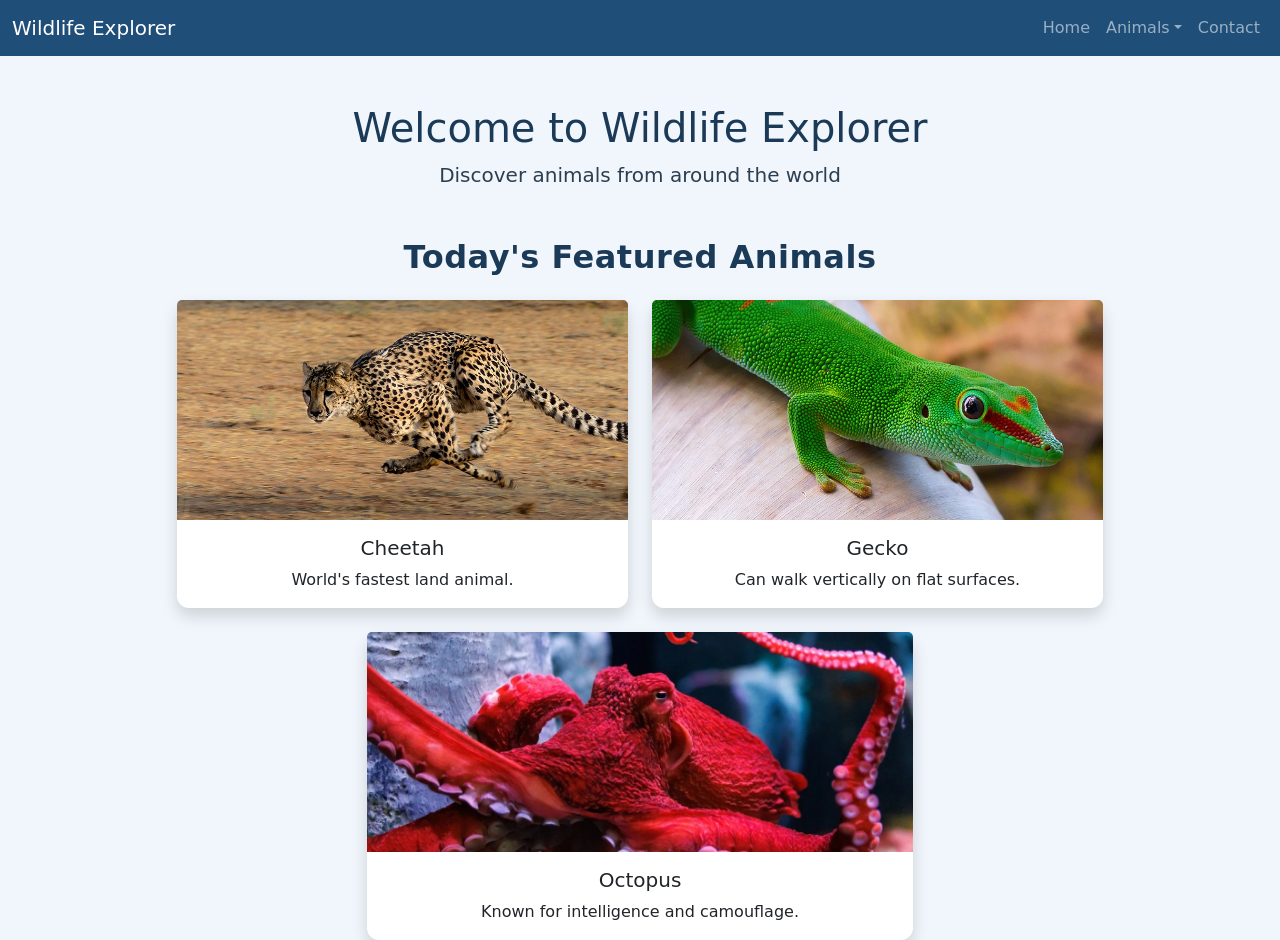
<file: index.html>
<!-- DEVELOPER: Joseph Bradley, IS117-002, Spring 2026 -->

<!DOCTYPE html>
<html lang="en">
<head>
    <meta charset="UTF-8">
    <title>Wildlife Explorer</title>

    <link href="https://cdn.jsdelivr.net/npm/bootstrap@5.3.0/dist/css/bootstrap.min.css" rel="stylesheet">
    <link rel="stylesheet" href="style.css">
</head>

<body>

<!-- NAVBAR WITH DROPDOWN (2-TIER NAVIGATION) -->
<nav class="navbar navbar-expand-lg navbar-dark bg-dark">
  <div class="container-fluid">
    <a class="navbar-brand" href="index.html">Wildlife Explorer</a>

    <button class="navbar-toggler" data-bs-toggle="collapse" data-bs-target="#nav">
      <span class="navbar-toggler-icon"></span>
    </button>

    <div class="collapse navbar-collapse" id="nav">
      <ul class="navbar-nav ms-auto">

        <li class="nav-item"><a class="nav-link" href="index.html">Home</a></li>

        <!-- DROPDOWN -->
        <li class="nav-item dropdown">
          <a class="nav-link dropdown-toggle" href="#" data-bs-toggle="dropdown">Animals</a>
          <ul class="dropdown-menu">
            <li><a class="dropdown-item" href="mammals.html">Mammals</a></li>
            <li><a class="dropdown-item" href="birds.html">Birds</a></li>
            <li><a class="dropdown-item" href="reptiles.html">Reptiles</a></li>
            <li><a class="dropdown-item" href="amphibians.html">Amphibians</a></li>
            <li><a class="dropdown-item" href="fish.html">Fish</a></li> 
          </ul>
        </li>

        <li class="nav-item"><a class="nav-link" href="contact.html">Contact</a></li>

      </ul>
    </div>
  </div>
</nav>

<!-- HERO SECTION (DIFFERENT FROM OTHER PAGES) -->
<div class="container text-center mt-5">
    <h1>Welcome to Wildlife Explorer</h1>
    <p class="lead">Discover animals from around the world</p>
</div>

<!-- FEATURED SECTION -->
<div class="container mt-5">

  <h2 class="text-center mb-4">Today's Featured Animals</h2>

  <!-- TOP ROW (2 CARDS) -->
  <div class="row justify-content-center">

    <div class="col-md-5">
      <div class="card h-100 shadow">
        <img src="cheetah.jpg" class="card-img-top">
        <div class="card-body text-center">
          <h5 class="card-title">Cheetah</h5>
          <p class="card-text">World's fastest land animal.</p>
        </div>
      </div>
    </div>

    <div class="col-md-5">
      <div class="card h-100 shadow">
        <img src="geckoo.jpg" class="card-img-top">
        <div class="card-body text-center">
          <h5 class="card-title">Gecko</h5>
          <p class="card-text">Can walk vertically on flat surfaces.</p>
        </div>
      </div>
    </div>

  </div>

  <!-- BOTTOM ROW (1 CENTERED CARD) -->
  <div class="row justify-content-center mt-4">

    <div class="col-md-6">
      <div class="card h-100 shadow">
        <img src="octopus.webp" class="card-img-top">
        <div class="card-body text-center">
          <h5 class="card-title">Octopus</h5>
          <p class="card-text">Known for intelligence and camouflage.</p>
        </div>
      </div>
    </div>

  </div>

</div> 
<script src="https://cdn.jsdelivr.net/npm/bootstrap@5.3.0/dist/js/bootstrap.bundle.min.js"></script> 
</body>
</html>
</file>
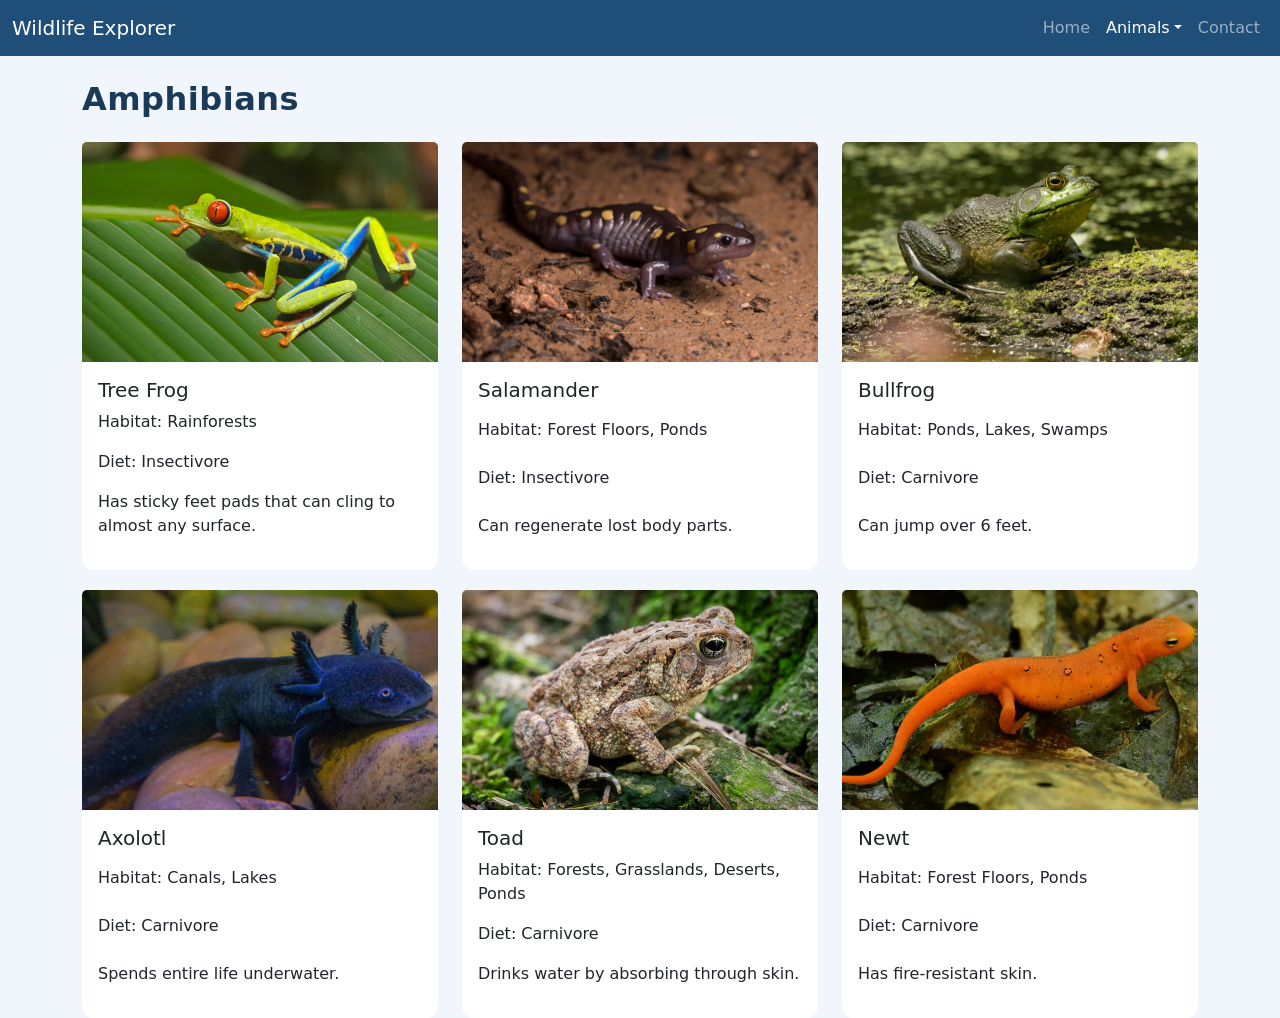
<file: amphibians.html>
<!-- DEVELOPER: Joseph Bradley, IS117-002, Spring 2026 -->

<!DOCTYPE html>
<html lang="en">
<head>
    <meta charset="UTF-8">
    <meta name="viewport" content="width=device-width, initial-scale=1.0">
    <title>Amphibians - Wildlife Explorer</title>

    <!-- Bootstrap -->
    <link href="https://cdn.jsdelivr.net/npm/bootstrap@5.3.0/dist/css/bootstrap.min.css" rel="stylesheet">

    <!-- CSS -->
    <link rel="stylesheet" href="style.css">
</head>

<body>

<!-- NAVBAR -->
<nav class="navbar navbar-expand-lg navbar-dark bg-dark">
  <div class="container-fluid">
    <a class="navbar-brand" href="index.html">Wildlife Explorer</a>

    <button class="navbar-toggler" data-bs-toggle="collapse" data-bs-target="#nav">
      <span class="navbar-toggler-icon"></span>
    </button>

    <div class="collapse navbar-collapse" id="nav">
      <ul class="navbar-nav ms-auto">

        <li class="nav-item">
          <a class="nav-link" href="index.html">Home</a>
        </li>

        <!-- Dropdown -->
        <li class="nav-item dropdown">
          <a class="nav-link dropdown-toggle active" data-bs-toggle="dropdown">Animals</a>
          <ul class="dropdown-menu">
            <li><a class="dropdown-item" href="mammals.html">Mammals</a></li>
            <li><a class="dropdown-item" href="birds.html">Birds</a></li>
            <li><a class="dropdown-item" href="reptiles.html">Reptiles</a></li>
            <li><a class="dropdown-item" href="amphibians.html">Amphibians</a></li>
            <li><a class="dropdown-item" href="fish.html">Fish</a></li>
          </ul>
        </li>

        <li class="nav-item">
          <a class="nav-link" href="contact.html">Contact</a>
        </li>

      </ul>
    </div>
  </div>
</nav>

<!-- PAGE CONTENT -->
<div class="container mt-4">
    <h2 class="mb-4">Amphibians</h2>

    <div class="row">

        <!-- CARD 1 -->
        <div class="col-md-4">
            <div class="card h-100">
                <img src="treefrog.jpg" class="card-img-top">
                <div class="card-body">
                    <h5>Tree Frog</h5>
                    <p>Habitat: Rainforests</p>
                    <p>Diet: Insectivore</p>
                    <p>Has sticky feet pads that can cling to almost any surface.</p>
                </div>
            </div>
        </div>      

        <!-- CARD 2 -->
        <div class="col-md-4">
            <div class="card h-100">
                <img src="salamander.webp" class="card-img-top">
                <div class="card-body">
                    <h5>Salamander</h5>
                    <p>Habitat: Forest Floors, Ponds</p>
                    <p>Diet: Insectivore</p>
                    <p>Can regenerate lost body parts.</p>
                </div>
            </div>
        </div>

  <!-- CARD 3 -->
        <div class="col-md-4">
            <div class="card h-100">
                <img src="bullfrog.jpg" class="card-img-top">
                <div class="card-body">
                    <h5>Bullfrog</h5>
                    <p>Habitat: Ponds, Lakes, Swamps</p>
                    <p>Diet: Carnivore</p>
                    <p>Can jump over 6 feet.</p>
                </div>
            </div>
        </div>
        
        <!-- CARD 4 -->
        <div class="col-md-4">
            <div class="card h-100">
                <img src="axolotl.jpg" class="card-img-top">
                <div class="card-body">
                    <h5>Axolotl</h5>
                    <p>Habitat: Canals, Lakes</p>
                    <p>Diet: Carnivore</p>
                    <p>Spends entire life underwater.</p>
                </div>
            </div>
        </div>

        <!-- CARD 5 -->
        <div class="col-md-4">
            <div class="card h-100">
                <img src="toad.jpg" class="card-img-top">
                <div class="card-body">
                    <h5>Toad</h5>
                    <p>Habitat: Forests, Grasslands, Deserts, Ponds</p>
                    <p>Diet: Carnivore</p>
                    <p>Drinks water by absorbing through skin.</p>
                </div>
            </div>
        </div>

        <!-- CARD 6 -->
        <div class="col-md-4">
            <div class="card h-100">
                <img src="newt.webp" class="card-img-top">
                <div class="card-body">
                    <h5>Newt</h5>
                    <p>Habitat: Forest Floors, Ponds</p>
                    <p>Diet: Carnivore</p>
                    <p>Has fire-resistant skin.</p>
                </div>
            </div>
        </div>

    </div>
</div> 


<!-- Bootstrap JS -->
<script src="https://cdn.jsdelivr.net/npm/bootstrap@5.3.0/dist/js/bootstrap.bundle.min.js"></script>

</body>
</html>
</file>
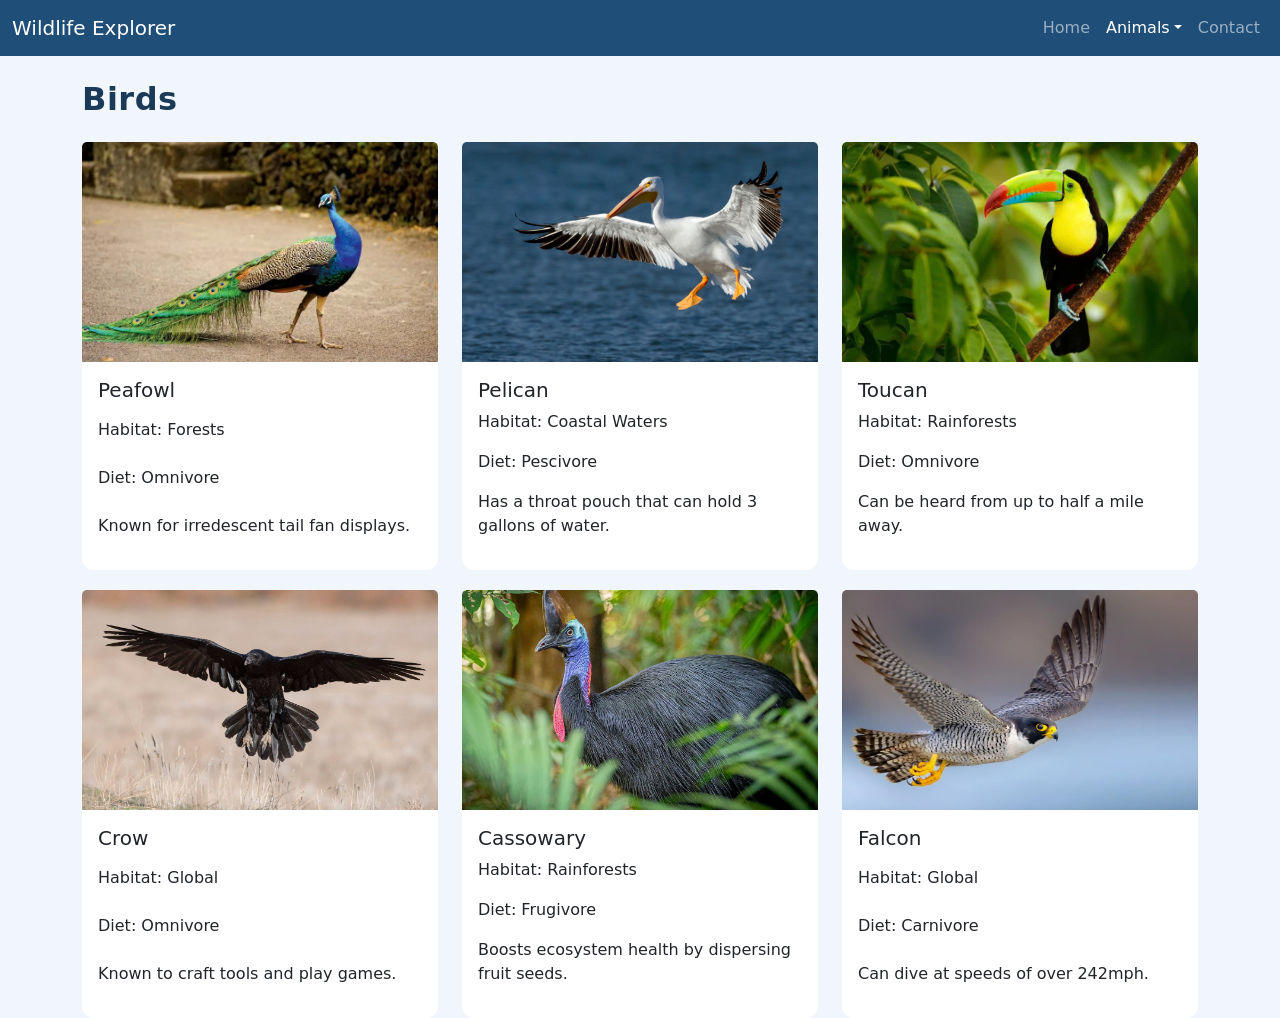
<file: birds.html>
<!-- DEVELOPER: Joseph Bradley, IS117, Spring 2026 -->

<!DOCTYPE html>
<html lang="en">
<head>
    <meta charset="UTF-8">
    <meta name="viewport" content="width=device-width, initial-scale=1.0">
    <title>Birds - Wildlife Explorer</title>

    <!-- Bootstrap -->
    <link href="https://cdn.jsdelivr.net/npm/bootstrap@5.3.0/dist/css/bootstrap.min.css" rel="stylesheet">

    <!-- CSS -->
    <link rel="stylesheet" href="style.css">
</head>

<body>

<!-- NAVBAR -->
<nav class="navbar navbar-expand-lg navbar-dark bg-dark">
  <div class="container-fluid">
    <a class="navbar-brand" href="index.html">Wildlife Explorer</a>

    <button class="navbar-toggler" data-bs-toggle="collapse" data-bs-target="#nav">
      <span class="navbar-toggler-icon"></span>
    </button>

    <div class="collapse navbar-collapse" id="nav">
      <ul class="navbar-nav ms-auto">

        <li class="nav-item">
          <a class="nav-link" href="index.html">Home</a>
        </li>

        <!-- Dropdown -->
        <li class="nav-item dropdown">
          <a class="nav-link dropdown-toggle active" data-bs-toggle="dropdown">Animals</a>
          <ul class="dropdown-menu">
            <li><a class="dropdown-item" href="mammals.html">Mammals</a></li>
            <li><a class="dropdown-item" href="birds.html">Birds</a></li>
            <li><a class="dropdown-item" href="reptiles.html">Reptiles</a></li>
            <li><a class="dropdown-item" href="amphibians.html">Amphibians</a></li>
            <li><a class="dropdown-item" href="fish.html">Fish</a></li>
          </ul>
        </li>

        <li class="nav-item">
          <a class="nav-link" href="contact.html">Contact</a>
        </li>

      </ul>
    </div>
  </div>
</nav>

<!-- PAGE CONTENT -->
<div class="container mt-4">
    <h2 class="mb-4">Birds</h2>

    <div class="row">

        <!-- CARD 1 -->
        <div class="col-md-4">
            <div class="card h-100">
                <img src="peafowl.webp" class="card-img-top">
                <div class="card-body">
                    <h5>Peafowl</h5>
                    <p>Habitat: Forests</p>
                    <p>Diet: Omnivore</p>
                    <p>Known for irredescent tail fan displays.</p>
                </div>
            </div>
        </div>

        <!-- CARD 2 -->
        <div class="col-md-4">
            <div class="card h-100">
                <img src="pelican.jpg" class="card-img-top">
                <div class="card-body">
                    <h5>Pelican</h5>
                    <p>Habitat: Coastal Waters</p>
                    <p>Diet: Pescivore</p>
                    <p>Has a throat pouch that can hold 3 gallons of water.</p>
                </div>
            </div>
        </div>

        <!-- CARD 3 -->
        <div class="col-md-4">
            <div class="card h-100">
                <img src="toucan.jpg" class="card-img-top">
                <div class="card-body">
                    <h5>Toucan</h5>
                    <p>Habitat: Rainforests</p>
                    <p>Diet: Omnivore</p>
                    <p>Can be heard from up to half a mile away.</p>
                </div>
            </div>
        </div>

        <!-- CARD 4 -->
        <div class="col-md-4">
            <div class="card h-100">
                <img src="crow.jpg" class="card-img-top">
                <div class="card-body">
                    <h5>Crow</h5>
                    <p>Habitat: Global</p>
                    <p>Diet: Omnivore</p>
                    <p>Known to craft tools and play games.</p>
                </div>
            </div>
        </div>

        <!-- CARD 5 -->
        <div class="col-md-4">
            <div class="card h-100">
                <img src="sscassowary.jpg" class="card-img-top">
                <div class="card-body">
                    <h5>Cassowary</h5>
                    <p>Habitat: Rainforests</p>
                    <p>Diet: Frugivore</p>
                    <p>Boosts ecosystem health by dispersing fruit seeds.</p>
                </div>
            </div>
        </div>

        <!-- CARD 6 -->
        <div class="col-md-4">
            <div class="card h-100">
                <img src="falcon.jpg" class="card-img-top">
                <div class="card-body">
                    <h5>Falcon</h5>
                    <p>Habitat: Global</p>
                    <p>Diet: Carnivore</p>
                    <p>Can dive at speeds of over 242mph.</p>
                </div>
            </div>
        </div>

    </div>
</div> 


<!-- Bootstrap JS -->
<script src="https://cdn.jsdelivr.net/npm/bootstrap@5.3.0/dist/js/bootstrap.bundle.min.js"></script>

</body>
</html>
</file>
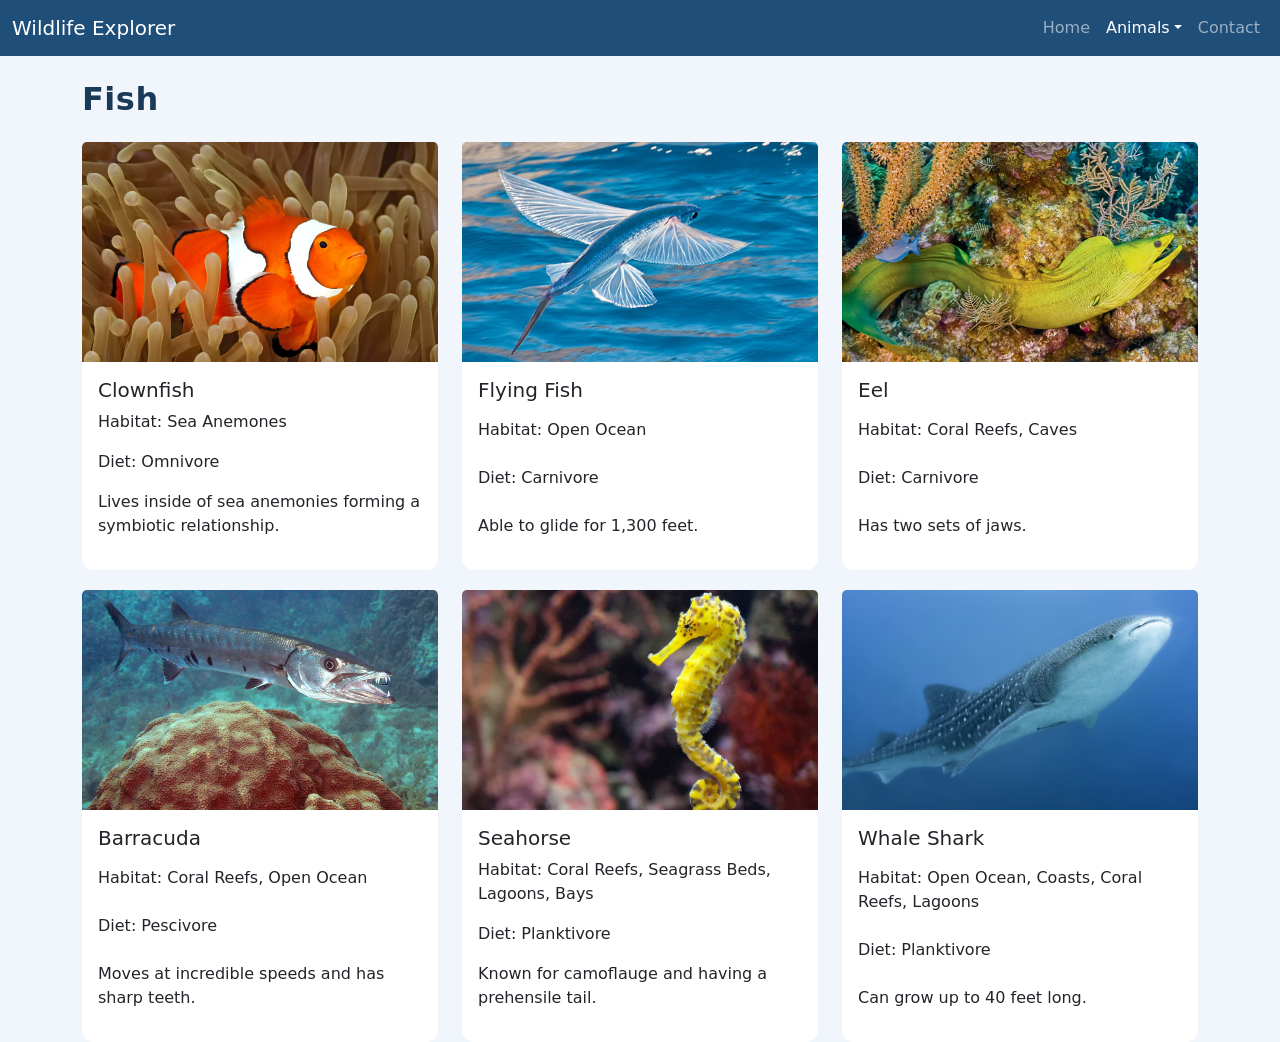
<file: fish.html>
<!-- DEVELOPER: Joseph Bradley, IS117-002, Spring 2026 -->

<!DOCTYPE html>
<html lang="en">
<head>
    <meta charset="UTF-8">
    <meta name="viewport" content="width=device-width, initial-scale=1.0">
    <title>Fish - Wildlife Explorer</title>

    <!-- Bootstrap -->
    <link href="https://cdn.jsdelivr.net/npm/bootstrap@5.3.0/dist/css/bootstrap.min.css" rel="stylesheet">

    <!-- CSS -->
    <link rel="stylesheet" href="style.css">
</head>

<body>

<!-- NAVBAR -->
<nav class="navbar navbar-expand-lg navbar-dark bg-dark">
  <div class="container-fluid">
    <a class="navbar-brand" href="index.html">Wildlife Explorer</a>

    <button class="navbar-toggler" data-bs-toggle="collapse" data-bs-target="#nav">
      <span class="navbar-toggler-icon"></span>
    </button>

    <div class="collapse navbar-collapse" id="nav">
      <ul class="navbar-nav ms-auto">

        <li class="nav-item">
          <a class="nav-link" href="index.html">Home</a>
        </li>

        <!-- Dropdown -->
        <li class="nav-item dropdown">
          <a class="nav-link dropdown-toggle active" data-bs-toggle="dropdown">Animals</a>
          <ul class="dropdown-menu">
            <li><a class="dropdown-item" href="mammals.html">Mammals</a></li>
            <li><a class="dropdown-item" href="birds.html">Birds</a></li>
            <li><a class="dropdown-item" href="reptiles.html">Reptiles</a></li>
            <li><a class="dropdown-item" href="amphibians.html">Amphibians</a></li>
            <li><a class="dropdown-item" href="fish.html">Fish</a></li>
          </ul>
        </li>

        <li class="nav-item">
          <a class="nav-link" href="contact.html">Contact</a>
        </li>

      </ul>
    </div>
  </div>
</nav>

<!-- PAGE CONTENT -->
<div class="container mt-4">
    <h2 class="mb-4">Fish</h2>

    <div class="row">

        <!-- CARD 1 -->
        <div class="col-md-4">
            <div class="card h-100">
                <img src="clownfish.jpg" class="card-img-top">
                <div class="card-body">
                    <h5>Clownfish</h5>
                    <p>Habitat: Sea Anemones</p>
                    <p>Diet: Omnivore</p>
                    <p>Lives inside of sea anemonies forming a symbiotic relationship.</p>
                </div>
            </div>
        </div>

        <!-- CARD 2 -->
        <div class="col-md-4">
            <div class="card h-100">
                <img src="flying fish.jpg" class="card-img-top">
                <div class="card-body">
                    <h5>Flying Fish</h5>
                    <p>Habitat: Open Ocean</p>
                    <p>Diet: Carnivore</p>
                    <p>Able to glide for 1,300 feet.</p>
                </div>
            </div>
        </div>

        <!-- CARD 3 -->
        <div class="col-md-4">
            <div class="card h-100">
                <img src="eel.webp" class="card-img-top">
                <div class="card-body">
                    <h5>Eel</h5>
                    <p>Habitat: Coral Reefs, Caves</p>
                    <p>Diet: Carnivore</p>
                    <p>Has two sets of jaws.</p>
                </div>
            </div>
        </div>

        <!-- CARD 4 -->
        <div class="col-md-4">
            <div class="card h-100">
                <img src="barracuda.jpg" class="card-img-top">
                <div class="card-body">
                    <h5>Barracuda</h5>
                    <p>Habitat: Coral Reefs, Open Ocean</p>
                    <p>Diet: Pescivore</p>
                    <p>Moves at incredible speeds and has sharp teeth.</p>
                </div>
            </div>
        </div>

        <!-- CARD 5 -->
        <div class="col-md-4">
            <div class="card h-100">
                <img src="seahorse.webp" class="card-img-top">
                <div class="card-body">
                    <h5>Seahorse</h5>
                    <p>Habitat: Coral Reefs, Seagrass Beds, Lagoons, Bays</p>
                    <p>Diet: Planktivore</p>
                    <p>Known for camoflauge and having a prehensile tail.</p>
                </div>
            </div>
        </div>

        <!-- CARD 6 -->
        <div class="col-md-4">
            <div class="card h-100">
                <img src="whaleshark.jpg" class="card-img-top">
                <div class="card-body">
                    <h5>Whale Shark</h5>
                    <p>Habitat: Open Ocean, Coasts, Coral Reefs, Lagoons</p>
                    <p>Diet: Planktivore</p>
                    <p>Can grow up to 40 feet long.</p>
                </div>
            </div>
        </div>

    </div>
</div> 


<!-- Bootstrap JS -->
<script src="https://cdn.jsdelivr.net/npm/bootstrap@5.3.0/dist/js/bootstrap.bundle.min.js"></script>

</body>
</html>
</file>
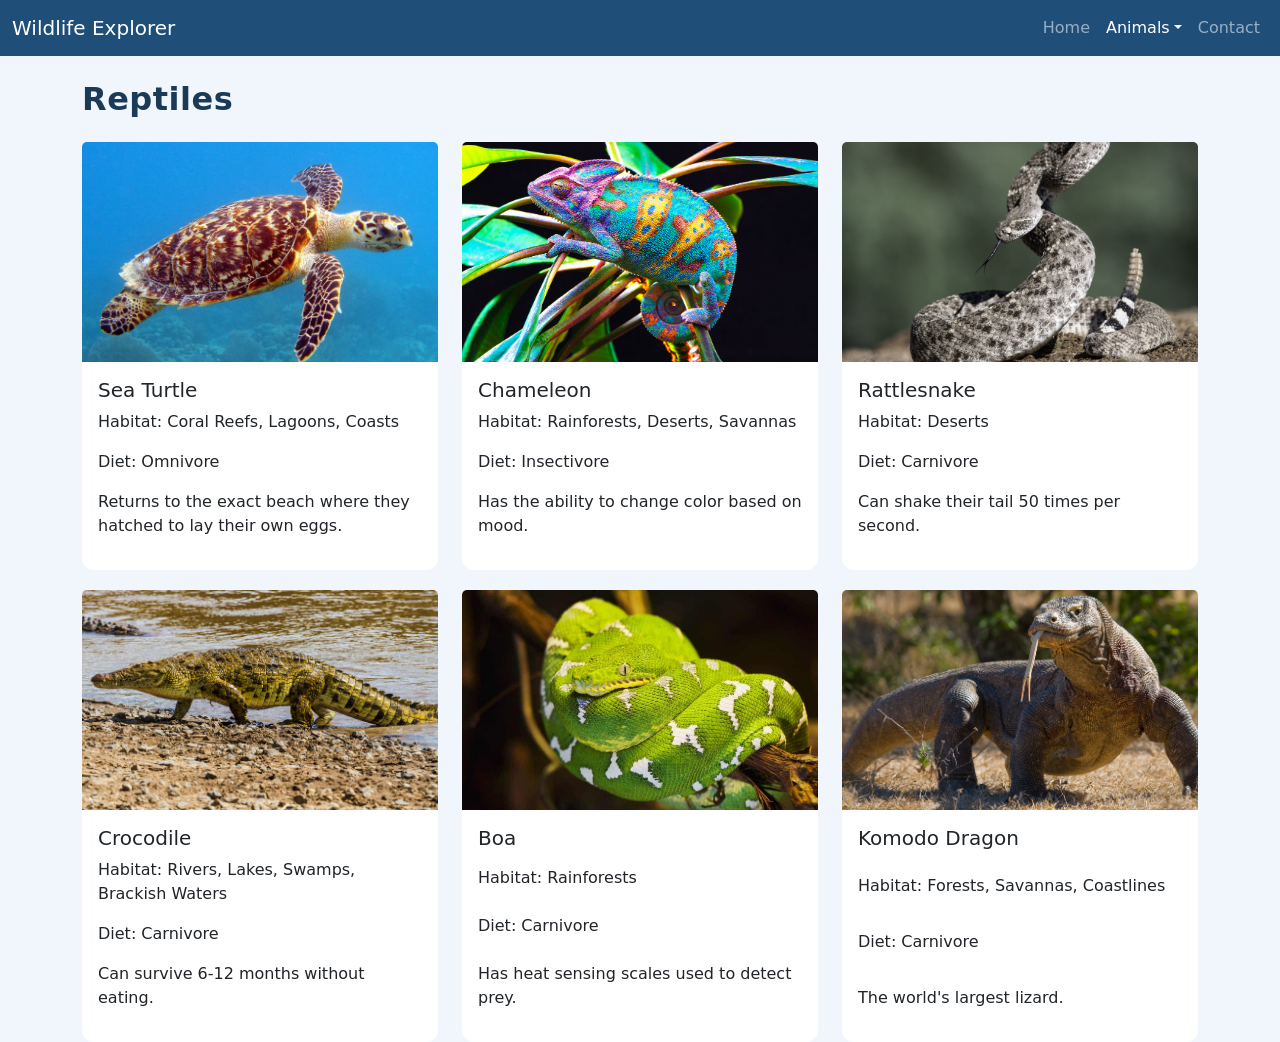
<file: reptiles.html>
<!-- DEVELOPER: Joseph Bradley, IS117-002, Spring 2026 -->

<!DOCTYPE html>
<html lang="en">
<head>
    <meta charset="UTF-8">
    <meta name="viewport" content="width=device-width, initial-scale=1.0">
    <title>Reptiles - Wildlife Explorer</title>

    <!-- Bootstrap -->
    <link href="https://cdn.jsdelivr.net/npm/bootstrap@5.3.0/dist/css/bootstrap.min.css" rel="stylesheet">

    <!-- CSS -->
    <link rel="stylesheet" href="style.css">
</head>

<body>

<!-- NAVBAR -->
<nav class="navbar navbar-expand-lg navbar-dark bg-dark">
  <div class="container-fluid">
    <a class="navbar-brand" href="index.html">Wildlife Explorer</a>

    <button class="navbar-toggler" data-bs-toggle="collapse" data-bs-target="#nav">
      <span class="navbar-toggler-icon"></span>
    </button>

    <div class="collapse navbar-collapse" id="nav">
      <ul class="navbar-nav ms-auto">

        <li class="nav-item">
          <a class="nav-link" href="index.html">Home</a>
        </li>

        <!-- Dropdown -->
        <li class="nav-item dropdown">
          <a class="nav-link dropdown-toggle active" data-bs-toggle="dropdown">Animals</a>
          <ul class="dropdown-menu">
            <li><a class="dropdown-item" href="mammals.html">Mammals</a></li>
            <li><a class="dropdown-item" href="birds.html">Birds</a></li>
            <li><a class="dropdown-item" href="reptiles.html">Reptiles</a></li>
            <li><a class="dropdown-item" href="amphibians.html">Amphibians</a></li>
            <li><a class="dropdown-item" href="fish.html">Fish</a></li>
          </ul>
        </li>

        <li class="nav-item">
          <a class="nav-link" href="contact.html">Contact</a>
        </li>

      </ul>
    </div>
  </div>
</nav>

<!-- PAGE CONTENT -->
<div class="container mt-4">
    <h2 class="mb-4">Reptiles</h2>

    <div class="row">

        <!-- CARD 1 -->
        <div class="col-md-4">
            <div class="card h-100">
                <img src="seaturtle.jpg" class="card-img-top">
                <div class="card-body">
                    <h5>Sea Turtle</h5>
                    <p>Habitat: Coral Reefs, Lagoons, Coasts</p>
                    <p>Diet: Omnivore</p>
                    <p>Returns to the exact beach where they hatched to lay their own eggs.</p>
                </div>
            </div>
        </div>      

        <!-- CARD 2 -->
        <div class="col-md-4">
            <div class="card h-100">
                <img src="chameleon.jpg" class="card-img-top">
                <div class="card-body">
                    <h5>Chameleon</h5>
                    <p>Habitat: Rainforests, Deserts, Savannas</p>
                    <p>Diet: Insectivore</p>
                    <p>Has the ability to change color based on mood.</p>
                </div>
            </div>
        </div>

  <!-- CARD 3 -->
        <div class="col-md-4">
            <div class="card h-100">
                <img src="rattlesnake.jpg" class="card-img-top">
                <div class="card-body">
                    <h5>Rattlesnake</h5>
                    <p>Habitat: Deserts</p>
                    <p>Diet: Carnivore</p>
                    <p>Can shake their tail 50 times per second.</p>
                </div>
            </div>
        </div>
        
        <!-- CARD 4 -->
        <div class="col-md-4">
            <div class="card h-100">
                <img src="crocodile.jpg" class="card-img-top">
                <div class="card-body">
                    <h5>Crocodile</h5>
                    <p>Habitat: Rivers, Lakes, Swamps, Brackish Waters</p>
                    <p>Diet: Carnivore</p>
                    <p>Can survive 6-12 months without eating.</p>
                </div>
            </div>
        </div>

        <!-- CARD 5 -->
        <div class="col-md-4">
            <div class="card h-100">
                <img src="boa.jpg" class="card-img-top">
                <div class="card-body">
                    <h5>Boa</h5>
                    <p>Habitat: Rainforests</p>
                    <p>Diet: Carnivore</p>
                    <p>Has heat sensing scales used to detect prey.</p>
                </div>
            </div>
        </div>

        <!-- CARD 6 -->
        <div class="col-md-4">
            <div class="card h-100">
                <img src="komododragon.jpg" class="card-img-top">
                <div class="card-body">
                    <h5>Komodo Dragon</h5>
                    <p>Habitat: Forests, Savannas, Coastlines</p>
                    <p>Diet: Carnivore</p>
                    <p>The world's largest lizard.</p>
                </div>
            </div>
        </div>

    </div>
</div> 


<!-- Bootstrap JS -->
<script src="https://cdn.jsdelivr.net/npm/bootstrap@5.3.0/dist/js/bootstrap.bundle.min.js"></script>

</body>
</html>
</file>
<file: style.css>
.card img {
    height: 200px;
    object-fit: cover;
}

.card {
    height: 100%;
}

.card-body {
    display: flex;
    flex-direction: column;
    justify-content: space-between;
}

.row {
    row-gap: 20px;
} 

.card:hover {
    transform: translateY(-8px);
    box-shadow: 0 10px 25px rgba(0,0,0,0.15);
}

h2 {
    font-weight: 600;
    letter-spacing: 0.5px;
}

/* LIGHT BLUE THEME */
body {
    background-color: #f0f6fb !important;  
    color: #2c3e50; 
}

.navbar.bg-dark {
    background-color: #1f4e79 !important; 
}

h1, h2 {
    color: #1b3a57 !important; 
}

.card {
    border: none;
    border-radius: 12px;
    transition: all 0.3s ease;
}

.card img {
    height: 220px;
    object-fit: cover;
}

.card:hover {
    transform: translateY(-8px);
    box-shadow: 0 10px 25px rgba(0,0,0,0.15);
}


.btn-primary {
    background-color: #4da3ff; 
    border: none;
}

.btn-primary:hover {
    background-color: #1f78d1; 
}


.dropdown-menu {
    padding: 10px 0;
    border-radius: 10px;
    border: none;
    box-shadow: 0 8px 20px rgba(0, 0, 0, 0.15);
    min-width: 200px;
}


.dropdown-item {
    padding: 10px 20px;
    font-size: 1.05rem;
    transition: background-color 0.2s ease, padding-left 0.2s ease;
}


.dropdown-item:hover {
    background-color: #e6f2ff; 
    padding-left: 25px;
}


.dropdown-item + .dropdown-item {
    margin-top: 2px;
}
</file>
